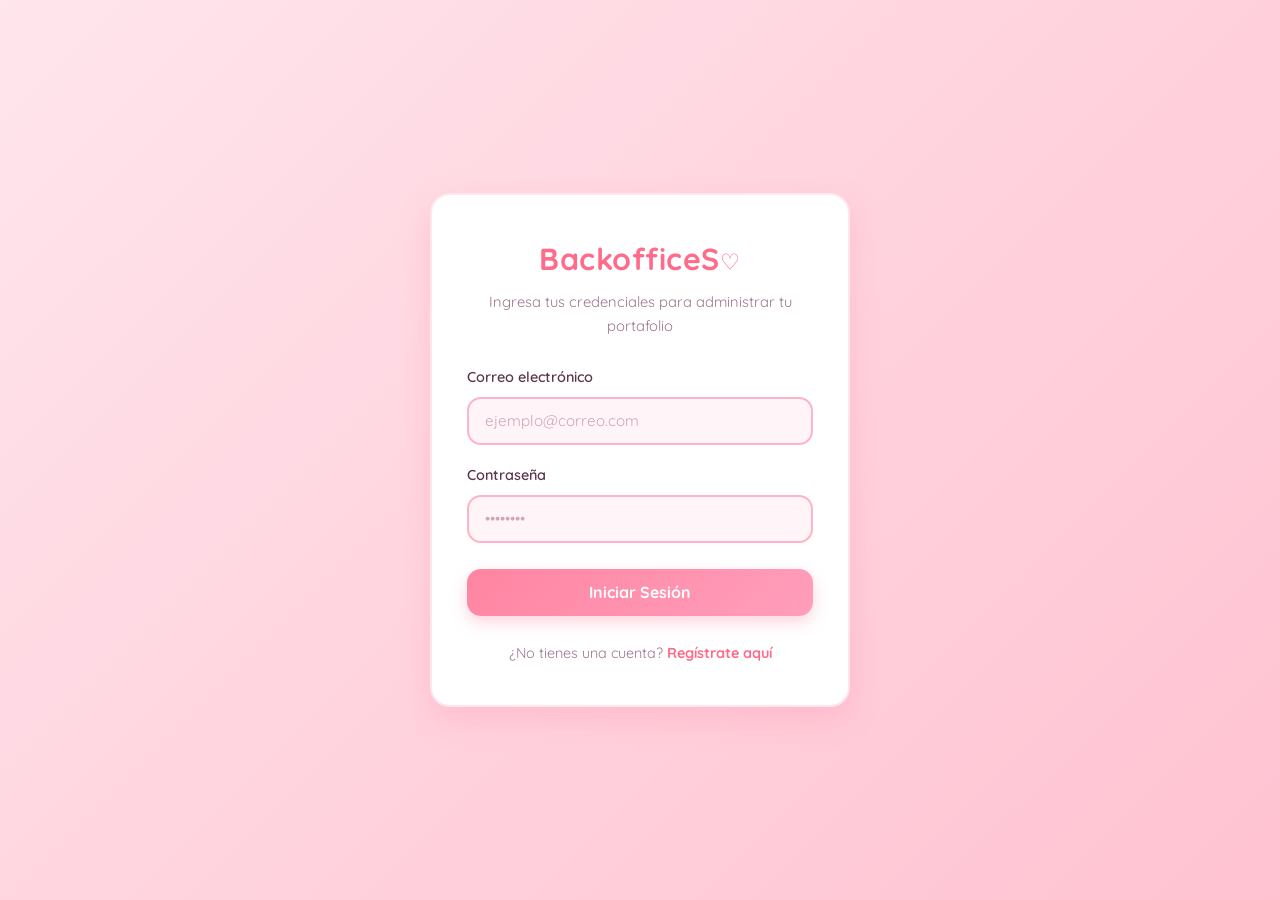
<file: backoffice/index.html>
<!DOCTYPE html>
<html lang="es">
<head>
    <meta charset="UTF-8">
    <meta name="viewport" content="width=device-width, initial-scale=1.0">
    <title>Iniciar Sesión</title>
    <link href="https://fonts.googleapis.com/css2?family=Quicksand:wght@500;600;700&display=swap" rel="stylesheet">
    <link rel="stylesheet" href="styles.css">
</head>
<body class="auth-body">

    <main class="auth-card">
        <header class="auth-header">
            <h1>BackofficeS</h1>
            <p>Ingresa tus credenciales para administrar tu portafolio</p>
        </header>

        <form id="loginForm" class="auth-form" action="#" method="POST">
            <div class="form-group">
                <label for="email">Correo electrónico</label>
                <input type="email" id="email" name="email" placeholder="ejemplo@correo.com" required>
            </div>

            <div class="form-group">
                <label for="password">Contraseña</label>
                <input type="password" id="password" name="password" placeholder="••••••••" required>
            </div>

            <button type="submit" class="btn-primary">Iniciar Sesión</button>
        </form>

        <footer class="auth-footer">
            <p>¿No tienes una cuenta? <a href="register.html">Regístrate aquí</a></p>
        </footer>
    </main>

</body>
</html>
</file>
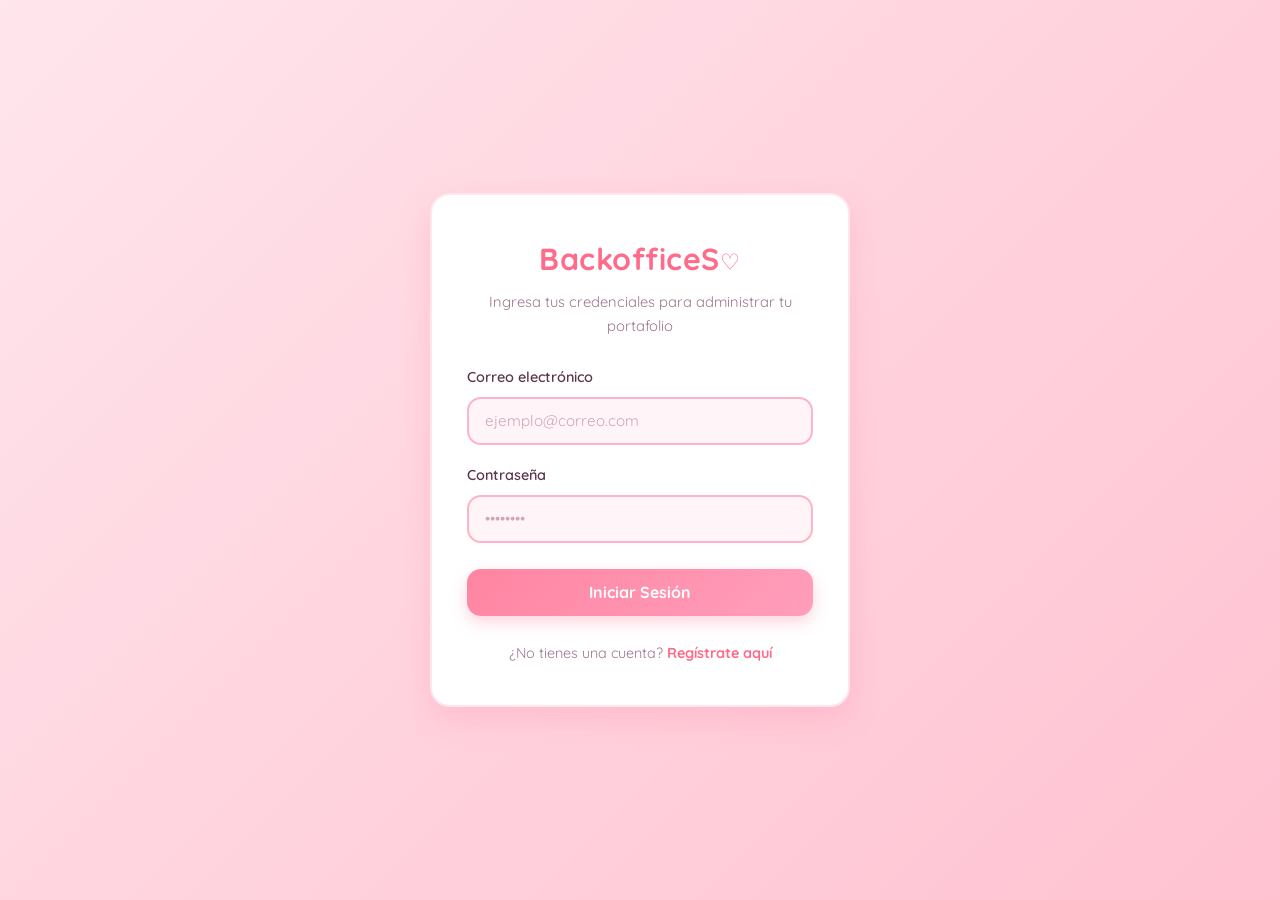
<file: backoffice/home.html>
<!DOCTYPE html>
<html lang="es">
<head>
    <meta charset="UTF-8">
    <meta name="viewport" content="width=device-width, initial-scale=1.0">
    <title>Panel Principal</title>
    <link href="https://fonts.googleapis.com/css2?family=Quicksand:wght@500;600;700&display=swap" rel="stylesheet">
    <link rel="stylesheet" href="styles.css">
    <!--reedireccion a login-->
    <script>
        window.location.replace("index.html");
    </script>
</head>
<body class="dashboard-body">

    <aside class="sidebar">
        <h2>Admin Panel</h2>
        <nav>
            <ul>
                <li><a href="#" class="active">Mis Proyectos</a></li>
                <li><a href="#">New Proyecto</a></li>
                <li><a href="index.html" class="logout">Cerrar Sesión</a></li>
            </ul>
        </nav>
    </aside>

    <main class="dashboard-content">
        <header class="dashboard-header">
            <h1>Gestión de Portafolio</h1>
            <button class="btn-primary">+ Agregar Proyecto</button>
        </header>

        <section class="projects-grid">
            <article class="project-card">
                <h3>Proyecto de Ejemplo</h3>
                <p>Aquí se mostrarán los proyectos consumidos desde la API.</p>
            </article>
        </section>
    </main>

</body>
</html>
</file>
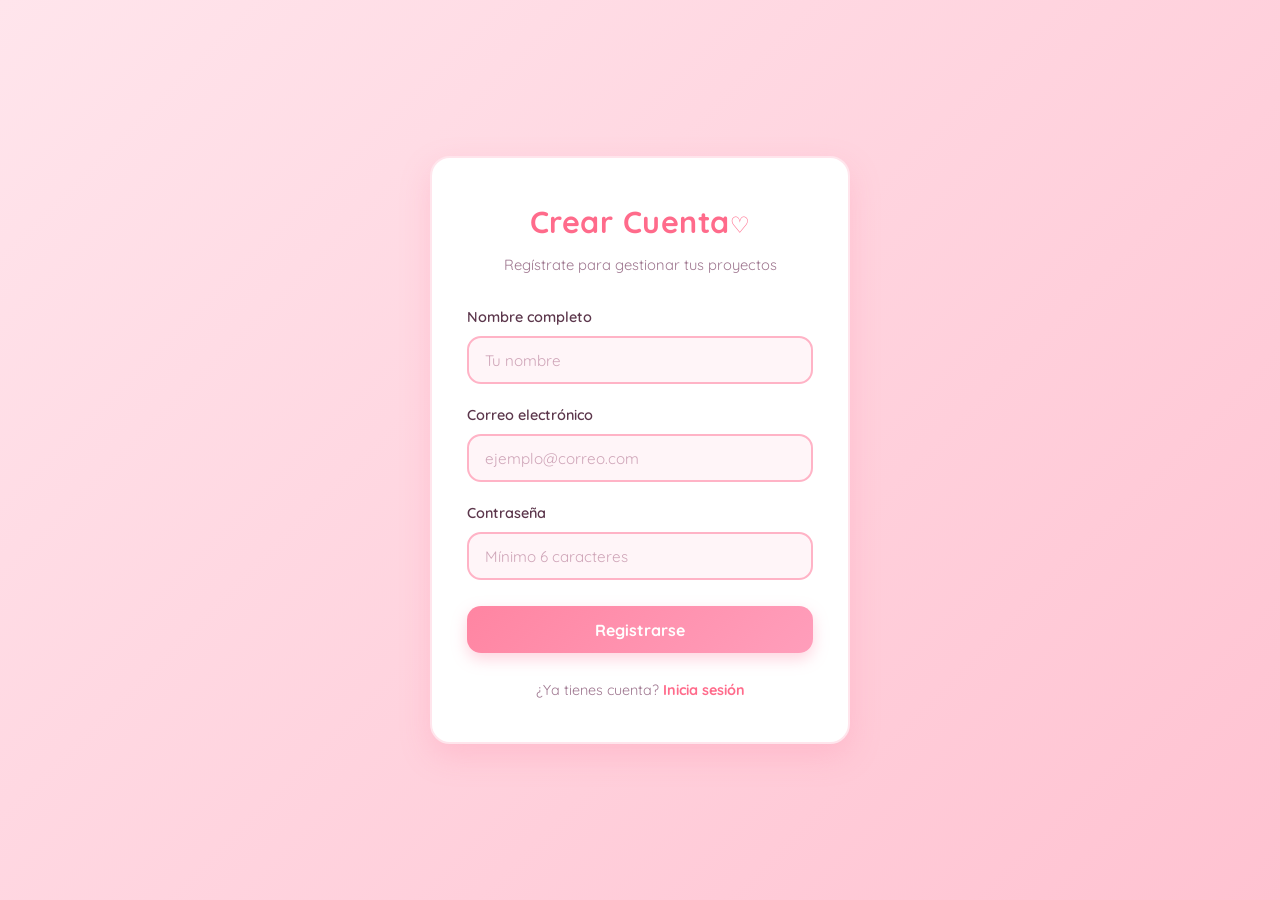
<file: backoffice/register.html>
<!DOCTYPE html>
<html lang="es">
<head>
    <meta charset="UTF-8">
    <meta name="viewport" content="width=device-width, initial-scale=1.0">
    <title>Registro</title>
    <link href="https://fonts.googleapis.com/css2?family=Quicksand:wght@500;600;700&display=swap" rel="stylesheet">
    <link rel="stylesheet" href="styles.css">
</head>
<body class="auth-body">

    <main class="auth-card">
        <header class="auth-header">
            <h1>Crear Cuenta</h1>
            <p>Regístrate para gestionar tus proyectos</p>
        </header>

        <form id="registerForm" class="auth-form" action="#" method="POST">
            <div class="form-group">
                <label for="name">Nombre completo</label>
                <input type="text" id="name" name="name" placeholder="Tu nombre" required>
            </div>

            <div class="form-group">
                <label for="email">Correo electrónico</label>
                <input type="email" id="email" name="email" placeholder="ejemplo@correo.com" required>
            </div>

            <div class="form-group">
                <label for="password">Contraseña</label>
                <input type="password" id="password" name="password" placeholder="Mínimo 6 caracteres" minlength="6" required>
            </div>

            <button type="submit" class="btn-primary">Registrarse</button>
        </form>

        <footer class="auth-footer">
            <p>¿Ya tienes cuenta? <a href="index.html">Inicia sesión</a></p>
        </footer>
    </main>

</body>
</html>
</file>
<file: backoffice/styles.css>
/* Paleta de colores Rosita Pastel / Kawaii */
:root {
    --primary: #ff85a2;
    --primary-hover: #ff6b8b;
    --bg-gradient-1: #ffe5ec;
    --bg-gradient-2: #ffc2d1;
    --bg-card: #ffffff;
    --input-bg: #fff5f8;
    --text-main: #5c374c;
    --text-muted: #9e768f;
    --border-color: #ffb3c6;
    --sidebar-bg: #ff9ebb;
    --radius: 20px;              
    --shadow: 0 12px 30px rgba(255, 133, 162, 0.25);
}


* {
    box-sizing: border-box;
    margin: 0;
    padding: 0;
    font-family: 'Quicksand', 'Segoe UI', system-ui, sans-serif;
}

body {
    background-color: var(--bg-gradient-1);
    color: var(--text-main);
    line-height: 1.6;
}

/*Login y register*/
.auth-body {
    min-height: 100vh;
    display: flex;
    align-items: center;
    justify-content: center;
    padding: 1.5rem;
    background: linear-gradient(135deg, var(--bg-gradient-1) 0%, var(--bg-gradient-2) 100%);
}

.auth-card {
    background-color: var(--bg-card);
    width: 100%;
    max-width: 420px;
    padding: 2.5rem 2.2rem;
    border-radius: var(--radius);
    border: 2px solid #ffe5ec;
    box-shadow: var(--shadow);
}

.auth-header {
    text-align: center;
    margin-bottom: 1.8rem;
}

.auth-header h1 {
    font-size: 1.9rem;
    color: var(--primary-hover);
    margin-bottom: 0.4rem;
    letter-spacing: 0.5px;
}


.auth-header h1::after {
    content: "♡"; /*un corazon en el tittle*/
    font-size: 1.4rem;
}

.auth-header p {
    font-size: 0.92rem;
    color: var(--text-muted);
}

.auth-form {
    display: flex;
    flex-direction: column;
    gap: 1.2rem;
}

.form-group {
    display: flex;
    flex-direction: column;
    gap: 0.45rem;
}

.form-group label {
    font-size: 0.9rem;
    font-weight: 600;
    color: var(--text-main);
}

.form-group input {
    background-color: var(--input-bg);
    color: var(--text-main);
    padding: 0.8rem 1rem;
    border: 2px solid var(--border-color);
    border-radius: 14px;
    font-size: 0.95rem;
    transition: all 0.25s ease;
}

.form-group input::placeholder {
    color: #cfa5b8;
}

.form-group input:focus {
    outline: none;
    background-color: #ffffff;
    border-color: var(--primary);
    box-shadow: 0 0 0 4px rgba(255, 133, 162, 0.2);
}

.btn-primary {
    background: linear-gradient(135deg, #ff85a2 0%, #ff9ebb 100%);
    color: #ffffff;
    border: none;
    padding: 0.85rem 1.4rem;
    border-radius: 14px;
    font-size: 1rem;
    font-weight: 700;
    cursor: pointer;
    margin-top: 0.4rem;
    box-shadow: 0 6px 15px rgba(255, 133, 162, 0.35);
    transition: transform 0.2s ease, box-shadow 0.2s ease;
}

.btn-primary:hover {
    background: linear-gradient(135deg, #ff6b8b 0%, #ff85a2 100%);
    transform: translateY(-2px);
    box-shadow: 0 8px 20px rgba(255, 107, 139, 0.45);
}

.btn-primary:active {
    transform: translateY(0);
}

.auth-footer {
    margin-top: 1.6rem;
    text-align: center;
    font-size: 0.9rem;
    color: var(--text-muted);
}

.auth-footer a {
    color: var(--primary-hover);
    text-decoration: none;
    font-weight: 700;
}

.auth-footer a:hover {
    text-decoration: underline;
}

/*home*/
.dashboard-body {
    display: flex;
    min-height: 100vh;
    background-color: #fff8fa;
}

.sidebar {
    width: 250px;
    background: linear-gradient(180deg, #ff9ebb 0%, #ffb3c6 100%);
    color: #ffffff;
    padding: 2rem 1.5rem;
    display: flex;
    flex-direction: column;
    gap: 2rem;
    border-top-right-radius: 24px;
    border-bottom-right-radius: 24px;
}

.sidebar h2 {
    font-size: 1.4rem;
    text-shadow: 0 2px 4px rgba(180, 70, 100, 0.15);
}

.sidebar ul {
    list-style: none;
    display: flex;
    flex-direction: column;
    gap: 0.8rem;
}

.sidebar a {
    color: #ffffff;
    text-decoration: none;
    font-weight: 600;
    display: block;
    padding: 0.7rem 1rem;
    border-radius: 14px;
    transition: background-color 0.2s;
}

.sidebar a.active, .sidebar a:hover {
    background-color: rgba(255, 255, 255, 0.3);
}

.dashboard-content {
    flex: 1;
    padding: 2rem;
}

.dashboard-header {
    display: flex;
    justify-content: space-between;
    align-items: center;
    margin-bottom: 2rem;
    flex-wrap: wrap;
    gap: 1rem;
}

.dashboard-header h1 {
    color: var(--primary-hover);
}

.projects-grid {
    display: grid;
    grid-template-columns: repeat(auto-fill, minmax(280px, 1fr));
    gap: 1.5rem;
}

.project-card {
    background: var(--bg-card);
    padding: 1.6rem;
    border-radius: var(--radius);
    border: 2px solid #ffe5ec;
    box-shadow: 0 6px 18px rgba(255, 133, 162, 0.12);
}

.project-card h3 {
    color: var(--primary-hover);
    margin-bottom: 0.5rem;
}

/*responsividad*/
@media (max-width: 768px) {
    .dashboard-body {
        flex-direction: column;
    }
    .sidebar {
        width: 100%;
        padding: 1.2rem;
        border-radius: 0 0 20px 20px;
    }
    .sidebar ul {
        flex-direction: row;
        flex-wrap: wrap;
    }
    .auth-card {
        padding: 2rem 1.4rem;
    }
}
</file>
